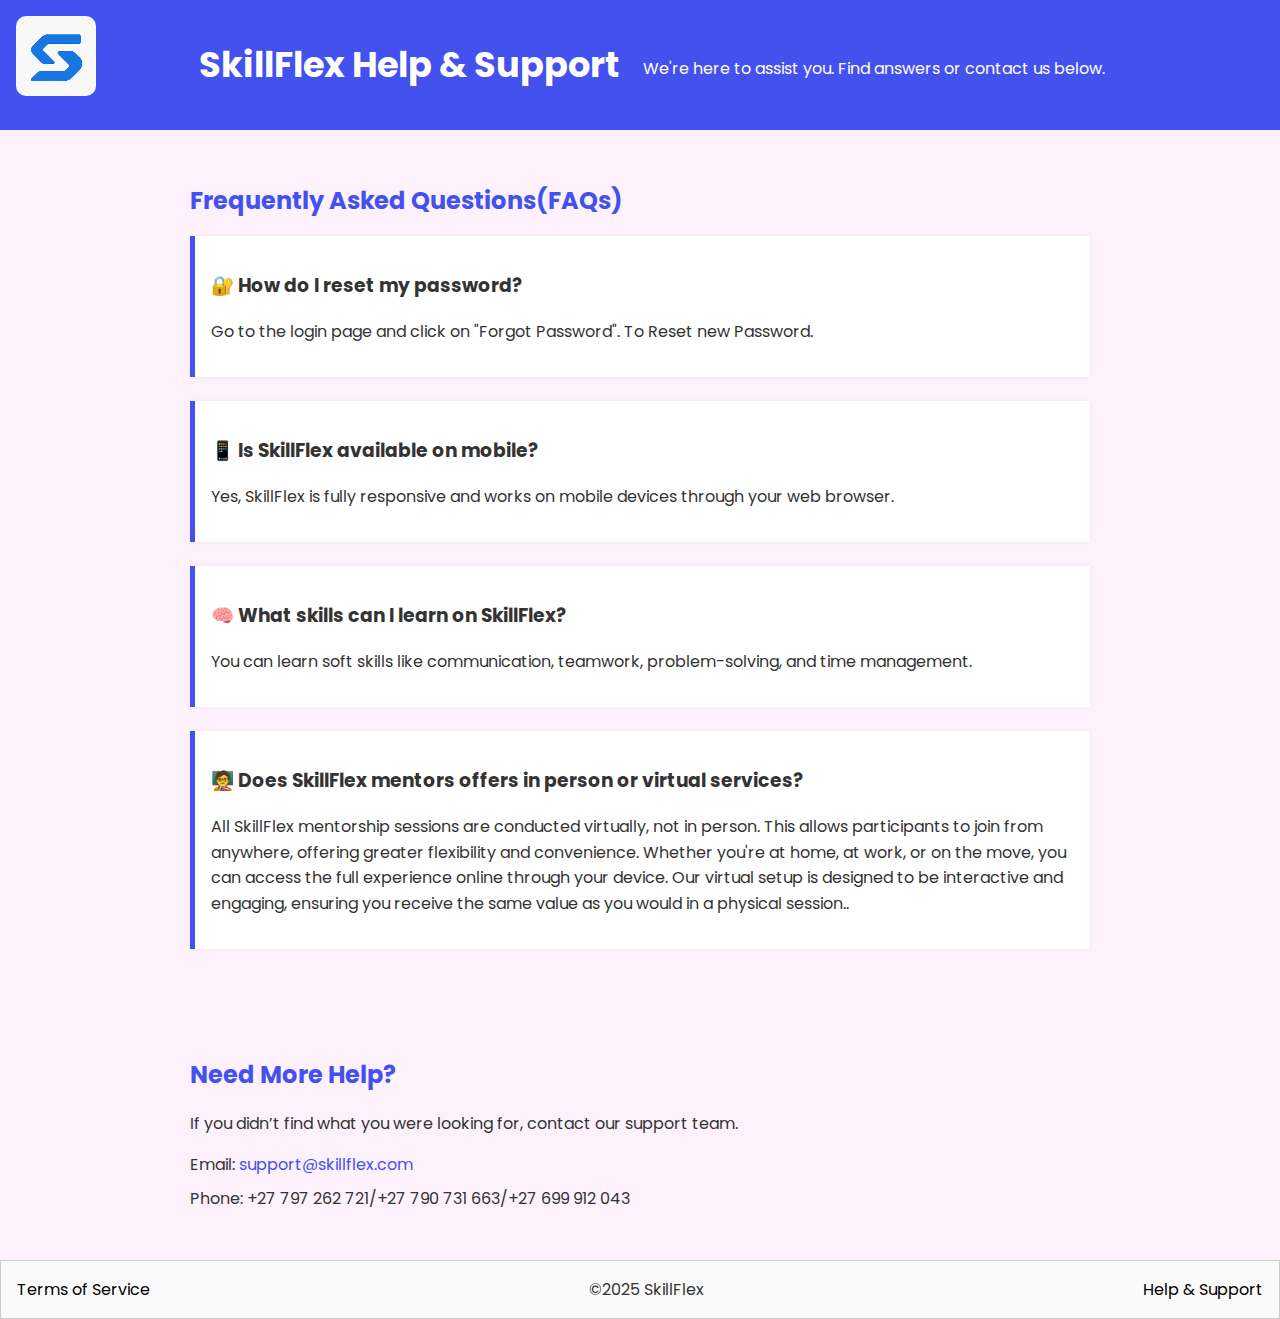
<file: help&support.html>
<!DOCTYPE html>
<html lang="en">
<head>
    <meta charset="UTF-8">
    <meta name="viewport" content="width=device-width, initial-scale=1.0">
    <title>Help & Support - SkillFlex</title>
    <link rel="stylesheet" href="help&support.css">
</head>
<body>
    <header>
        <div class="logo">
            <ul>
                <li><a href="index.html"><img src="LOGO.png" height="80" width="80"></a></li>
            </ul>
        </div>

        <h1>SkillFlex Help & Support</h1>
        <p><span class="title">We're here to assist you. Find answers or contact us below.</span></p>
    </header>

    <section class="faq">
        <h2>Frequently Asked Questions(FAQs)</h2>
        <div class="question">
            <h3>🔐 How do I reset my password?</h3>
            <p>Go to the login page and click on "Forgot Password". To Reset new Password.</p>
        </div>
        <div class="question">
            <h3>📱 Is SkillFlex available on mobile?</h3>
            <p>Yes, SkillFlex is fully responsive and works on mobile devices through your web browser.</p>
        </div>
        <div class="question">
            <h3>🧠 What skills can I learn on SkillFlex?</h3>
            <p>You can learn soft skills like communication, teamwork, problem-solving, and time management.</p>
        </div>
        <div class="question">
            <h3>🧑‍🏫 Does SkillFlex mentors offers in person or virtual services?</h3>
            <p>All SkillFlex mentorship sessions are conducted virtually, not in person. This allows participants to join from anywhere, offering greater flexibility and convenience. Whether you're at home, at work, or on the move, you can access the full experience online through your device. Our virtual setup is designed to be interactive and engaging, ensuring you receive the same value as you would in a physical session..</p>
        </div>
    </section>

    <section class="contact">
        <h2>Need More Help?</h2>
        <p>If you didn’t find what you were looking for, contact our support team.</p>
        <ul>
            <li>Email: <a href="mailto:support@skillflex.com">support@skillflex.com</a></li>
            <li>Phone: +27 797 262 721/+27 790 731 663/+27 699 912 043</li>
        </ul>
    </section>

   <footer class="site-footer">
      <div class="footer-content">
         <a href="terms-privacy.html" class="footer-link">Terms of Service</a>
         <span class="footer-copy">©2025 SkillFlex</span>
         <a href="help&support.html" class="footer-link">Help & Support</a>
      </div>
  </footer>
     <script src="script.js"></script> 
</body>
</html>
</file>
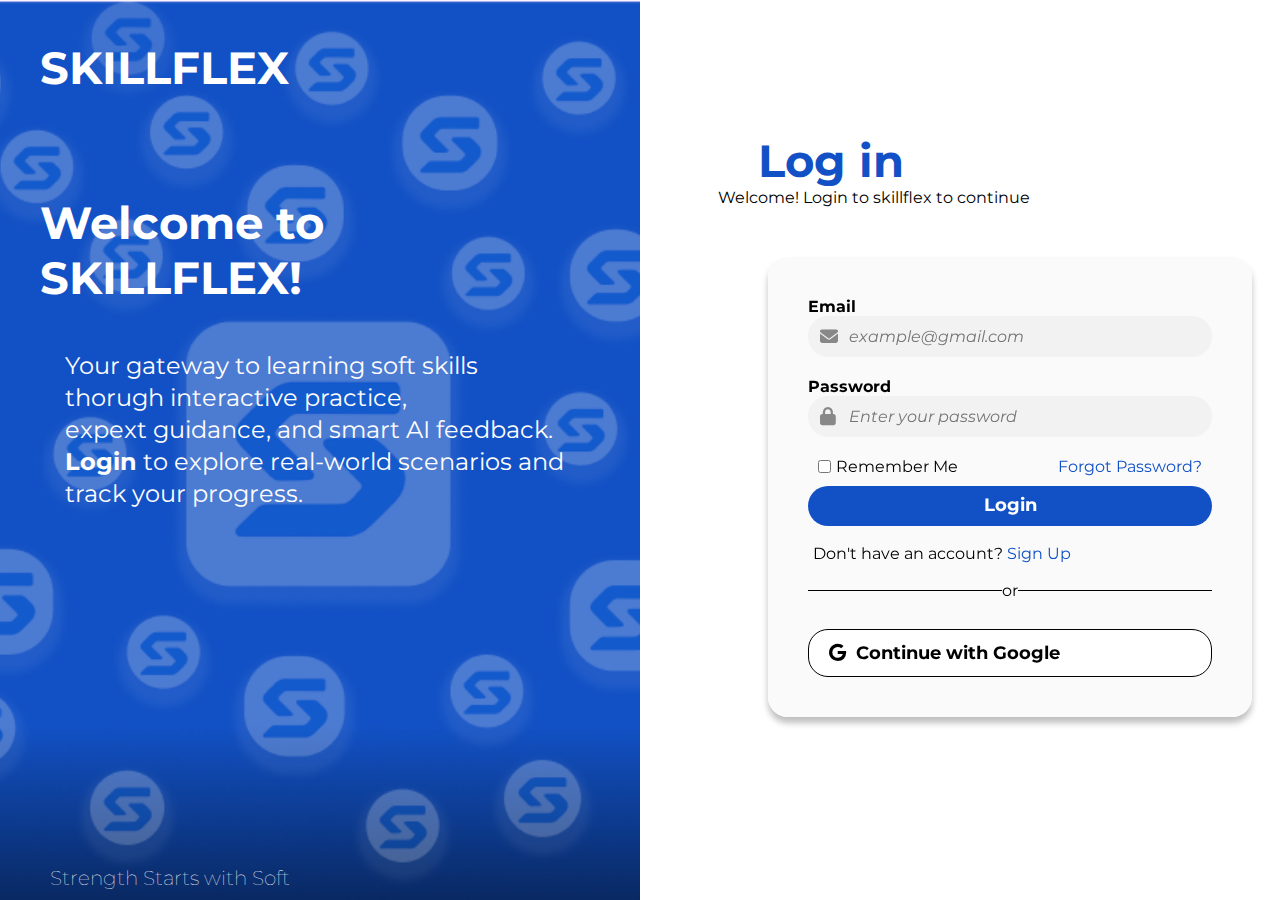
<file: login.html>
<!DOCTYPE html>
<html lang="en">
<head>
    <meta charset="UTF-8">
    <meta name="viewport" content="width=device-width, initial-scale=1.0">
    <title>Login</title>
    <link rel="stylesheet" href="login.css">
    <link rel="preconnect" href="https://fonts.googleapis.com">
<link rel="preconnect" href="https://fonts.gstatic.com" crossorigin>
<link href="https://fonts.googleapis.com/css2?family=Anton&family=Montaga&family=Montserrat:ital,wght@0,100..900;1,100..900&family=Roboto:ital,wght@0,100..900;1,100..900&display=swap" rel="stylesheet">
    <link rel="stylesheet" href="https://cdnjs.cloudflare.com/ajax/libs/font-awesome/6.4.0/css/all.min.css">


</head>
<body>
    <div id="container">
        <div class="card-left">
            <div class="card-content">
                <h1>SKILLFLEX</h1>
                <h3> Welcome to<br> SKILLFLEX!</h3>
                <p>Your gateway to learning soft skills thorugh interactive practice,<br>
                     expext guidance, and smart AI feedback. 
                     <br>
                     <b>Login</b> 
                     to explore real-world scenarios and  track your progress.
                </p>
                 <div class="bottom-text">Strength Starts with Soft</div>
                </div>
        </div>
        <div class="card-right">
            <div class="form">
                <h2>Log in</h2>
                <p>Welcome! Login to skillflex to continue</p>

                <fieldset>
                    <form>
                        <div class="form-group ">
                            <label for="email">Email</label>
                            <div class="input-wrapper">
                                <i class="fa fa-envelope"></i>
                                <input type="email" id="email" placeholder="example@gmail.com" required>
                            </div>     
                        </div>
                        <div class="form-group">
                            <label for="password">Password</label>
                            <div class="input-wrapper">
                                <i class="fa fa-lock"></i>
                            <input type="password" name="password" id="password" placeholder="Enter your password" required>
                            </div>
                        </div>
                        <div class="option">
                            <label class="remember-me"><input type="checkbox">Remember Me</label>
                            <a href="forgot-password.html">Forgot Password?</a>
                        </div>
                        <div id="log-btn"><a href="#">Login</a></div>
                        <div class="signup-text">Don't have an account? <a href="sign-up.html">Sign Up</a></div>
                        <div class="divider"><span>or</span></div>
                        <br>
                        <button class="google-btn">
                        <i class="fab fa-google"></i>Continue with Google
                        </button>
                    </form>
                </fieldset>
            </div>
        </div>
    </div>
    <script src="log-script.js"></script>
</body>
</html>
</file>
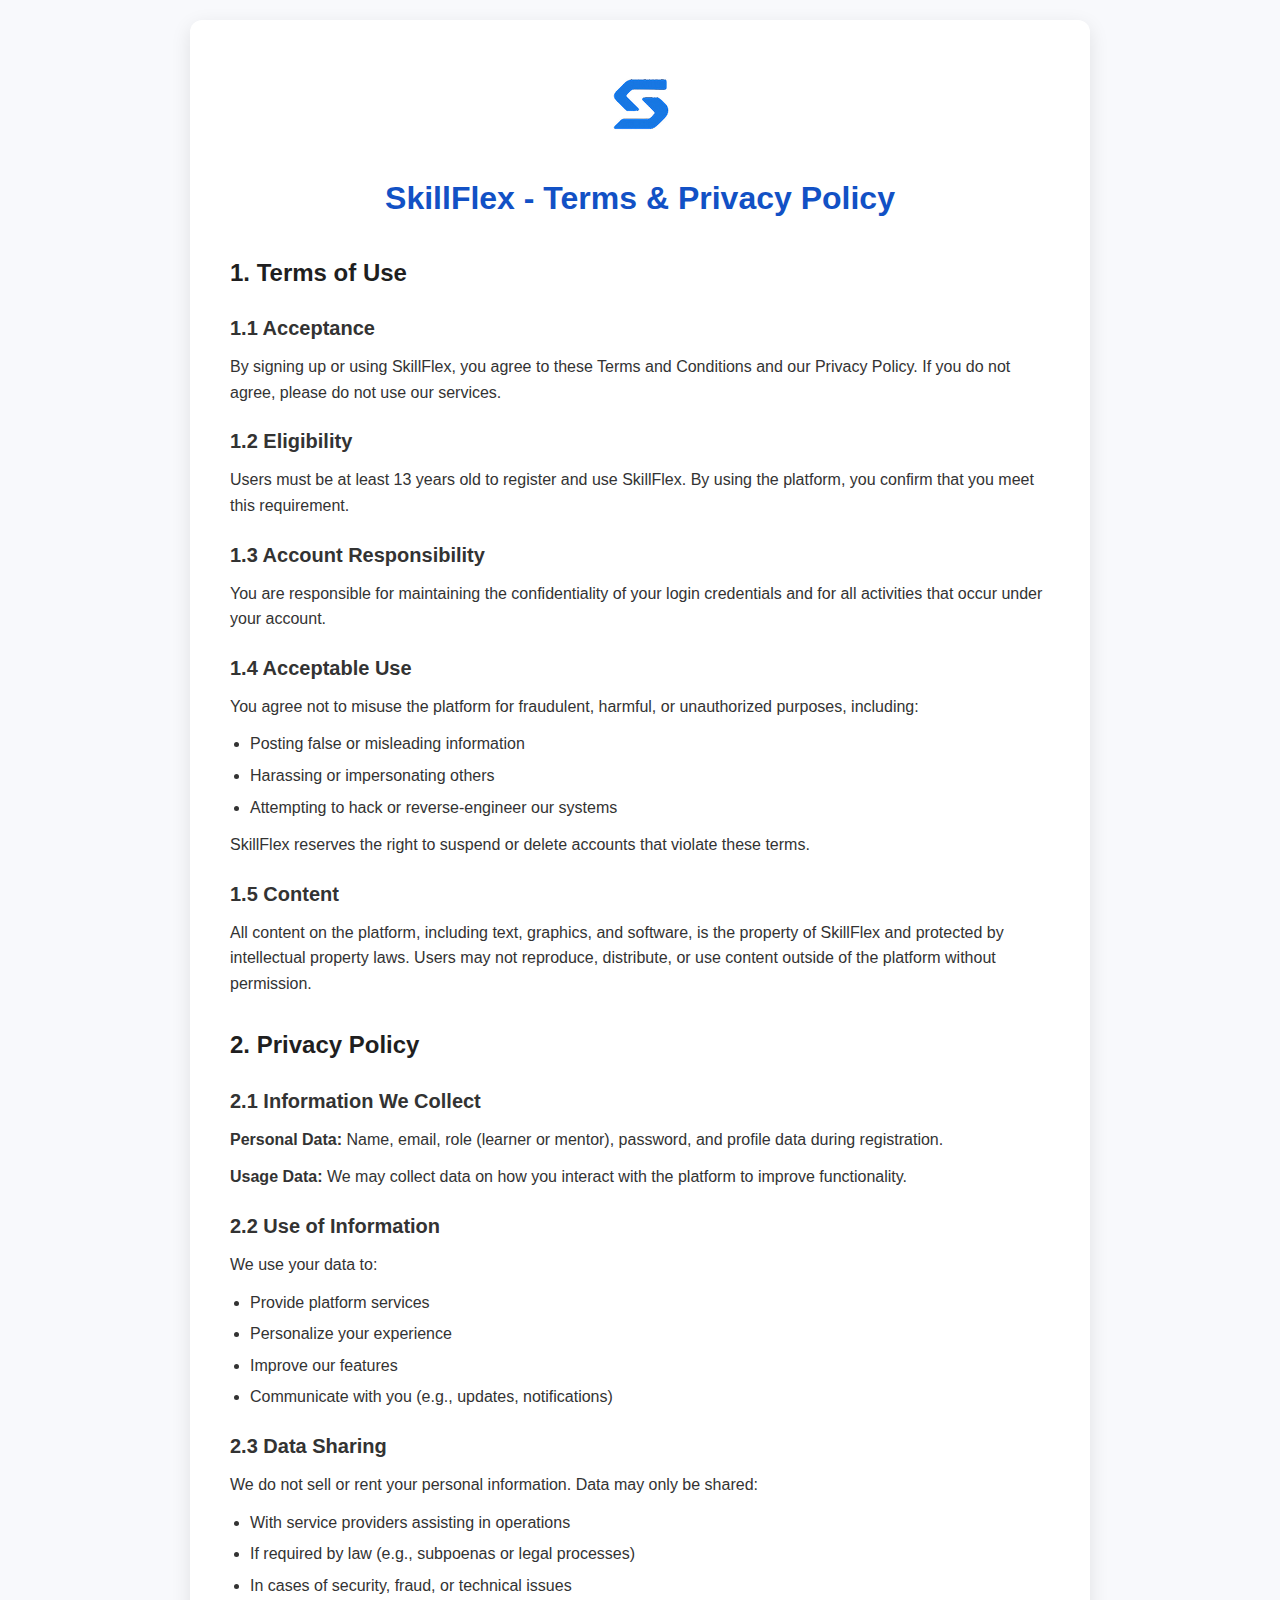
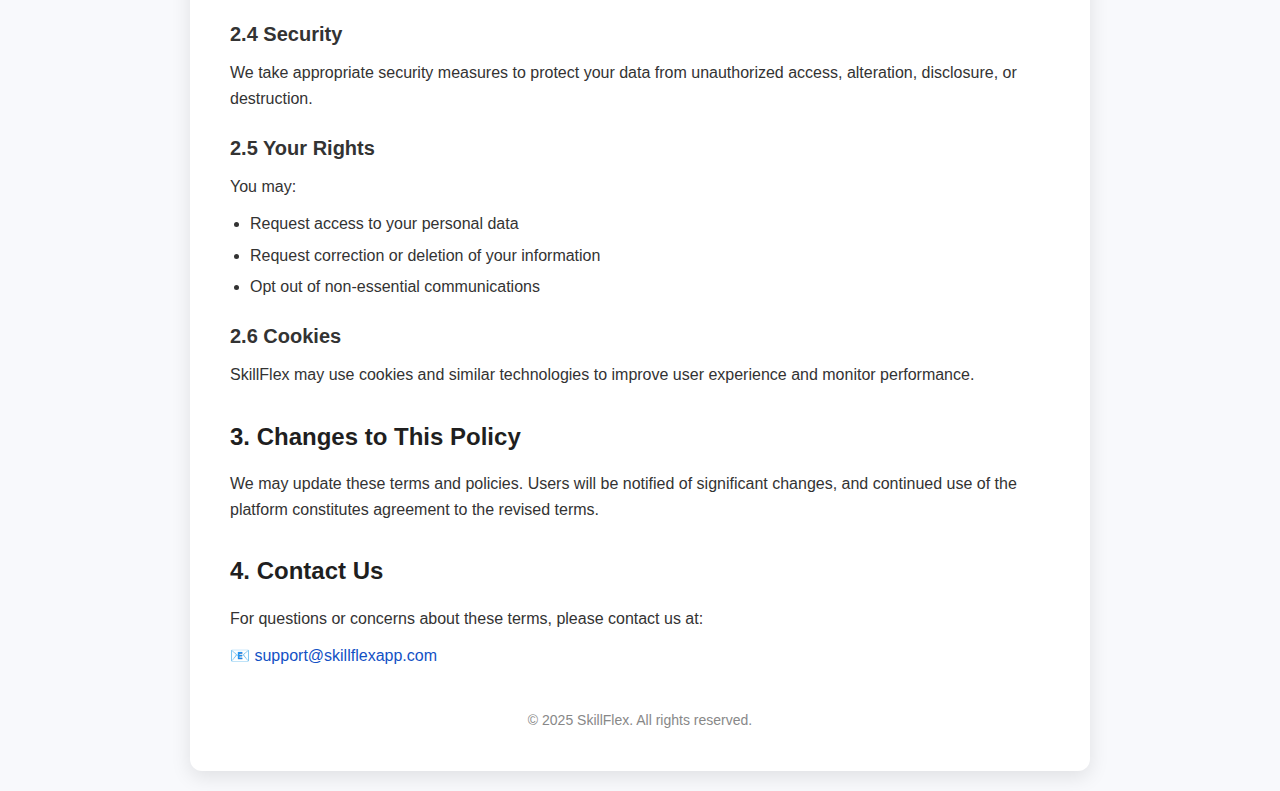
<file: terms-privacy.html>
<!DOCTYPE html>
<html lang="en">
<head>
  <meta charset="UTF-8" />
  <meta name="viewport" content="width=device-width, initial-scale=1.0"/>
  <title>SkillFlex - Terms & Privacy Policy</title>
  <link rel="stylesheet" href="terms-privacy.css" />
</head>
<body>

   

  <div class="container">
     <div class="logo">
  <img src="LOGO-removebg-preview 1.png" alt="SkillFlex Logo">
</div>
    <h1>SkillFlex - Terms & Privacy Policy</h1>

    <h2>1. Terms of Use</h2>

    <h3>1.1 Acceptance</h3>
    <p>By signing up or using SkillFlex, you agree to these Terms and Conditions and our Privacy Policy. If you do not agree, please do not use our services.</p>

    <h3>1.2 Eligibility</h3>
    <p>Users must be at least 13 years old to register and use SkillFlex. By using the platform, you confirm that you meet this requirement.</p>

    <h3>1.3 Account Responsibility</h3>
    <p>You are responsible for maintaining the confidentiality of your login credentials and for all activities that occur under your account.</p>

    <h3>1.4 Acceptable Use</h3>
    <p>You agree not to misuse the platform for fraudulent, harmful, or unauthorized purposes, including:</p>
    <ul>
      <li>Posting false or misleading information</li>
      <li>Harassing or impersonating others</li>
      <li>Attempting to hack or reverse-engineer our systems</li>
    </ul>
    <p>SkillFlex reserves the right to suspend or delete accounts that violate these terms.</p>

    <h3>1.5 Content</h3>
    <p>All content on the platform, including text, graphics, and software, is the property of SkillFlex and protected by intellectual property laws. Users may not reproduce, distribute, or use content outside of the platform without permission.</p>

    <h2>2. Privacy Policy</h2>

    <h3>2.1 Information We Collect</h3>
    <p><strong>Personal Data:</strong> Name, email, role (learner or mentor), password, and profile data during registration.</p>
    <p><strong>Usage Data:</strong> We may collect data on how you interact with the platform to improve functionality.</p>

    <h3>2.2 Use of Information</h3>
    <p>We use your data to:</p>
    <ul>
      <li>Provide platform services</li>
      <li>Personalize your experience</li>
      <li>Improve our features</li>
      <li>Communicate with you (e.g., updates, notifications)</li>
    </ul>

    <h3>2.3 Data Sharing</h3>
    <p>We do not sell or rent your personal information. Data may only be shared:</p>
    <ul>
      <li>With service providers assisting in operations</li>
      <li>If required by law (e.g., subpoenas or legal processes)</li>
      <li>In cases of security, fraud, or technical issues</li>
    </ul>

    <h3>2.4 Security</h3>
    <p>We take appropriate security measures to protect your data from unauthorized access, alteration, disclosure, or destruction.</p>

    <h3>2.5 Your Rights</h3>
    <p>You may:</p>
    <ul>
      <li>Request access to your personal data</li>
      <li>Request correction or deletion of your information</li>
      <li>Opt out of non-essential communications</li>
    </ul>

    <h3>2.6 Cookies</h3>
    <p>SkillFlex may use cookies and similar technologies to improve user experience and monitor performance.</p>

    <h2>3. Changes to This Policy</h2>
    <p>We may update these terms and policies. Users will be notified of significant changes, and continued use of the platform constitutes agreement to the revised terms.</p>

    <h2>4. Contact Us</h2>
    <p>For questions or concerns about these terms, please contact us at:</p>
    <p>📧 <a href="mailto:support@skillflexapp.com">support@skillflexapp.com</a></p>

    <div class="footer">
      &copy; 2025 SkillFlex. All rights reserved.
    </div>
  </div>

</body>
</html>
</file>
<file: help&support.css>
@import url('https://fonts.googleapis.com/css2?family=Poppins:wght@300;400;600&display=swap');

body {
    font-family: 'Poppins', sans-serif;
    background-color: #fcf1fd;
    color: #333;
    line-height: 1.6;
    margin: 0;
    padding: 0;
}

.logo img {
  position: absolute;
  top: 1rem;
  left: 1rem;
  border-radius: 10px;
}

.logo a{
    cursor: pointer;
}

h1{
    text-align: center;
}


header {
    background-color: #4351ee;
    color: white;
    padding: 2rem;
    text-align: center;
}

section {
    padding: 2rem;
    max-width: 900px;
    margin: auto;
}

h2 {
    color: #4351ee;
    margin-bottom: 1rem;
}

.question {
    margin-bottom: 1.5rem;
    padding: 1rem;
    background: #fff;
    border-left: 5px solid #4351ee;
    box-shadow: 0 0 5px rgba(0,0,0,0.05);
}

.contact ul {
    list-style: none;
    padding: 0;
}

.contact li {
    margin: 0.5rem 0;
}

a {
    color: #4351ee;
    text-decoration: none;
}

a:hover {
    text-decoration: underline;
}

/* Footer */
.site-footer {
  background-color: #fAfAfA;
  border: 1px solid #ccc;
  padding: 1rem;
}

.footer-content {
  display: flex;
  justify-content: space-between;
  align-items: center;
  max-width: 1440px;
  margin: 0 auto;
  flex-wrap: wrap;
  text-align: center;
}

.footer-link {
  color: #000000;
  text-decoration: none;}

/*Responsive Layouts*/
/* Mobile: 320px - 767px */
@media screen and (max-width: 767px) {
    header {
        text-align: center;
        padding: 1.5rem 1rem;
    }

    .logo ul {
        padding: 0;
        margin: 0 auto;
        text-align: center;
    }

    .logo img {
        height: 60px;
        width: 60px;
    }

    h1 {
        font-size: 1.4rem;
    }

    .title {
        font-size: 0.95rem;
    }

    section {
        padding: 1.2rem 1rem;
    }

    h2 {
        font-size: 1.2rem;
    }

    .question h3 {
        font-size: 1rem;
    }

    .question p {
        font-size: 0.95rem;
    }

    .contact li {
        font-size: 0.95rem;
    }

    .footer-content {
        flex-direction: column;
        gap: 0.5rem;
        text-align: center;
    }

    .footer-link {
        font-size: 0.95rem;
    }
}

/* Tablet: 768px - 1043px */
@media screen and (min-width: 768px) and (max-width: 1043px) {
    header {
        padding: 2rem 1rem;
    }

    .logo img {
        height: 70px;
        width: 70px;
    }

    h1 {
        font-size: 1.8rem;
    }

    .title {
        font-size: 1rem;
    }

    .footer-content {
        flex-wrap: wrap;
        gap: 1rem;
    }
}

/* Desktop: 1044px and above */
@media screen and (min-width: 1044px) {
    header {
        display: flex;
        align-items: center;
        justify-content: center;
        gap: 1.5rem;
        padding: 2rem 3rem;
    }

    .logo ul {
        list-style: none;
        margin: 0;
        padding: 0;
    }

    .logo li {
        display: inline-block;
    }

    .logo img {
        display: block;
        height: 80px;
        width: 80px;
    }

    h1 {
        font-size: 2.2rem;
        margin: 0;
    }

    .title {
        display: block;
        font-size: 1rem;
        margin-top: 0.5rem;
    }

    .footer-content {
        flex-direction: row;
    }
}
</file>
<file: login.css>
*{margin: 0;
padding: 0;
font-family: Montserrat;}

/*SignUp Page*/
#container{
    display: flex;
    height: 100vh;
}
.card-left, .card-right{
    /*border: 1px solid #000;*/
    flex: 1;
    padding: 40px;
    display: flex;
}

.card-left{
    background-image: url(background.png);
    background-repeat: no-repeat;
    background-size: cover;
    background-position: center;
}

#container .card-left .card-content h1{
   color: #fff;
   margin-left: 0;
   font-size: 45px;
}

#container .card-left .card-content h3{
    font-size: 45px;
    margin-top: 100px;
    font-weight: bold;
    color: #fff;
    text-align: left;
}
#container .card-left .card-content p{
    color: #fdfdfd;
    position: relative;
    text-align: left;
    margin: 10px;
    margin-top: 30px;
    padding: 15px;
    line-height: 2rem;
    font-size: 24px;
    text-wrap: wrap;
}

#container .card-left .card-content .bottom-text{
position: absolute;
bottom: 0;
text-align: left;
padding: 10px;
color: #fff;
font-size: 20px;
font-weight: lighter;}

#container .card-right{
    display: flex;
    justify-content: center;
    align-items: center;
    padding: 40px;
    flex: 1;
}

#container .card-right .form h2{
    margin-left: 40px;
    color: #1251c5;
    text-align: left;
    font-weight: bold;
    font-size: 45px;
}
#container .card-right .form h3{
    margin-left: 40px;
    margin: 10px;
    font-size: 25px;
}
#container .card-right .form fieldset{
    border: none;
    width: 100%;
    margin: 50px;
    padding: 40px;
    background-color: #fAfAfA;
    box-sizing: border-box;
    box-shadow: 0 6px 6px rgba(0,0,0,0.25);
    backdrop-filter: blur(6px);
    border-radius: 20px;
}

.form-group{
    margin-bottom: 20px;
}

.form-group label{
    font-weight: bold;
    font-size: 16px;
}

.form-group .input-wrapper{
position: relative;
display: flex;
align-items: center;
}

.form-group .input-wrapper i{
    position: absolute;
    left: 12px;
    font-size: 18px;
    color: #888;
}

.form-group .input-wrapper input{
    border: 1px solid #f2f2f2;
    width: 100%;
    padding: 10px 15px 10px 40px;
    border-radius: 20px;
    background-color: #f2f2f2;
    font-size: 16px;
    font-style: italic;
}

.form-group .input-wrapper input:focus{
    border-color: #1251C5;
    background-color: #fff;
}

#container .card-right .form fieldset form .option{
    display: flex;
    align-items: center;
    justify-content: space-between;
    margin: 10px;
}
#container .card-right .form fieldset form .option .remember-me{
    display: flex;
    align-items: center;
    gap: 5px;
    font-size: 16px;
}

#container .card-right .form fieldset form .option a{
    text-decoration: none;
    color: #1251C5;
    font-size:16px;
}

#container .card-right .form fieldset form .option a:hover{
    text-decoration: underline;
}

#container .card-right .form fieldset form #log-btn{
    text-align: center;
    border-radius: 20px;
    width: 100%;
    height: 40px;
    background-color: #1251C5;
}

#container .card-right .form fieldset form #log-btn a{
    display: inline-block;
    margin: 5px;
    padding: 3px 20px;
    color: #fff;
    text-decoration: none;
    border-radius: 20px;
    font-size: 18px;
    font-weight: bold;
}

.signup-text{
    margin: 18px;
    margin-left: 5px;
    font-size: 16px;
}
.signup-text a{
    text-decoration: none;
    color: #1251C5;
}
.signup-text a:hover{
    text-decoration: underline;
}

.divider{
    display: flex;
    align-items: center;
    text-align: center;
    margin: 10px 0;

}

.divider::before, .divider::after{
    content: "";
    flex: 1;
    border-bottom: 1px solid #000;
    flex: 1;
}
.google-btn{
    display: flex;
    align-items: center;
    gap: 10px;
    padding: 12px 20px;
    border-radius: 20px;
    font-size:18px;
    font-weight: bold;
    width: 100%;
    border: 1px solid #000;
    background-color: #fff;
    cursor: pointer;
}
</file>
<file: terms-privacy.css>
/* Reset */
* {
  margin: 0;
  padding: 0;
  box-sizing: border-box;
}

/* Global Styles */
body {
  font-family: 'Segoe UI', 'Montserrat', sans-serif;
  line-height: 1.6;
  background-color: #f8f9fc;
  color: #333;
  padding: 20px;
}

.logo {
  text-align: center;
  margin-bottom: 20px;
}

.logo img {
  max-width: 150px;
  height: auto;
  background-color: #fff;
}

/* Container */
.container {
  max-width: 900px;
  margin: 0 auto;
  background-color: #fff;
  padding: 40px;
  border-radius: 12px;
  box-shadow: 0 6px 20px rgba(0, 0, 0, 0.1);
}

/* Headings */
h1 {
  color: #1251C5;
  font-size: 32px;
  margin-bottom: 25px;
  text-align: center;
}

h2 {
  font-size: 24px;
  margin-top: 30px;
  margin-bottom: 15px;
  color: #1f1f1f;
}

h3 {
  font-size: 20px;
  margin-top: 20px;
  margin-bottom: 10px;
  color: #333;
}

/* Paragraphs */
p {
  font-size: 16px;
  margin-bottom: 12px;
}

/* Lists */
ul {
  margin-left: 20px;
  margin-bottom: 12px;
}

ul li {
  margin-bottom: 6px;
  font-size: 16px;
}

/* Email link */
a {
  color: #1251C5;
  text-decoration: none;
}

a:hover {
  text-decoration: underline;
}

/* Footer */
.footer {
  margin-top: 40px;
  text-align: center;
  font-size: 14px;
  color: #888;
}

/* Responsive */
@media (max-width: 768px) {
  .container {
    padding: 20px;
  }

  h1 {
    font-size: 26px;
  }

  h2 {
    font-size: 20px;
  }

  h3 {
    font-size: 18px;
  }

  p, ul li {
    font-size: 15px;
  }
}
</file>
